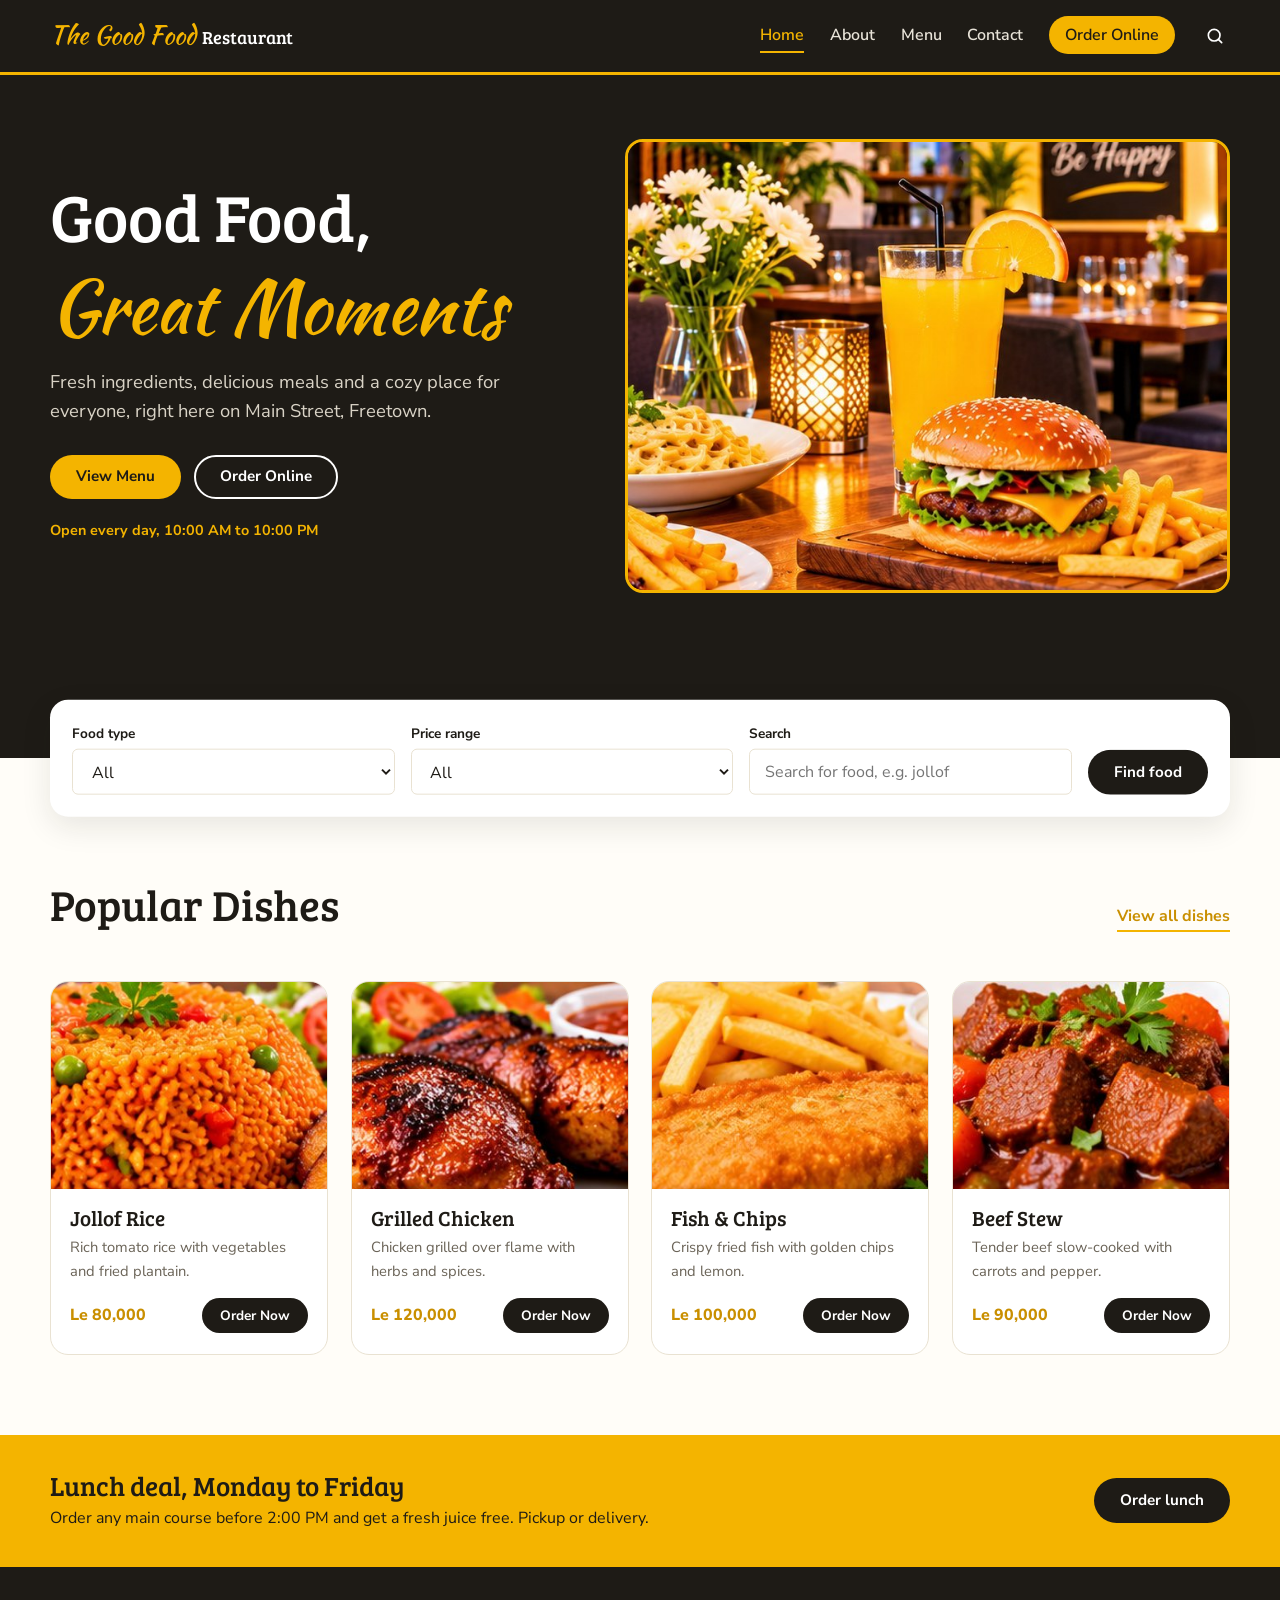
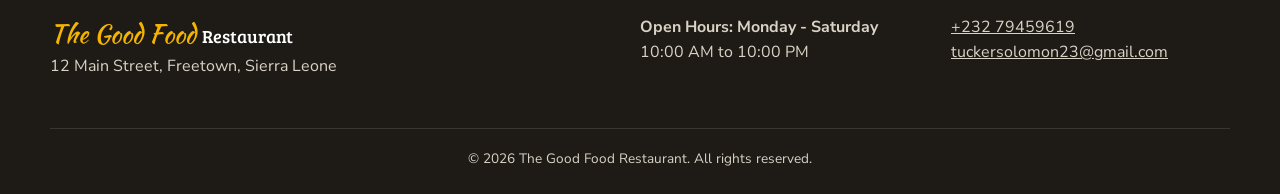
<file: index.htm>
<!DOCTYPE html>
<html lang="en">
<head>
  <meta charset="UTF-8">
  <meta name="viewport" content="width=device-width, initial-scale=1">
  <title>The Good Food Restaurant | Freetown</title>
  <meta name="description" content="The Good Food Restaurant, 12 Main Street, Freetown. Fresh food, popular dishes and online ordering.">
  <link rel="preconnect" href="https://fonts.googleapis.com">
  <link rel="preconnect" href="https://fonts.gstatic.com" crossorigin>
  <link href="https://fonts.googleapis.com/css2?family=Bree+Serif&family=Kaushan+Script&family=Nunito+Sans:wght@400;600;700;800&display=swap" rel="stylesheet">
  <link rel="stylesheet" href="style.css">
</head>
<body>

  <!-- Navigation bar -->
  <header class="site-header">
    <nav class="nav container" aria-label="Main navigation">
      <a href="index.htm" class="logo">
        <span class="logo-script">The Good Food</span>
        <span class="logo-word">Restaurant</span>
      </a>
      <button class="nav-toggle" id="navToggle" aria-expanded="false" aria-controls="navLinks">
        <span></span><span></span><span></span>
        <span class="sr-only">Open menu</span>
      </button>
      <ul class="nav-links" id="navLinks">
        <li><a href="index.htm" class="active">Home</a></li>
        <li><a href="about.htm">About</a></li>
        <li><a href="menu.htm">Menu</a></li>
        <li><a href="contact.htm">Contact</a></li>
        <li><a href="order.htm" class="nav-cta">Order Online</a></li>
        <li>
          <a href="order.htm#search" class="search-btn" aria-label="Search the menu">
            <svg viewBox="0 0 24 24" width="20" height="20" aria-hidden="true"><circle cx="11" cy="11" r="7" fill="none" stroke="currentColor" stroke-width="2"/><path d="M20 20l-4-4" stroke="currentColor" stroke-width="2" stroke-linecap="round"/></svg>
          </a>
        </li>
      </ul>
    </nav>
  </header>

  <main>
    <section id="home" class="hero">
      <div class="container hero-grid">
        <div class="hero-text">
          <h1>Good Food,<br><span class="script">Great Moments</span></h1>
          <p class="lead">Fresh ingredients, delicious meals and a cozy place for everyone, right here on Main Street, Freetown.</p>
          <div class="hero-actions">
            <a href="menu.htm" class="btn btn-gold">View Menu</a>
            <a href="order.htm" class="btn btn-ghost">Order Online</a>
          </div>
          <p class="hero-hours">Open every day, 10:00 AM to 10:00 PM</p>
        </div>
        <figure class="hero-image">
          <img src="images/hero.jpg" alt="A restaurant table with a burger and chips, pasta and fresh orange juice">
        </figure>
      </div>

      <!-- Quick search -->
      <div class="container">
        <form class="quick-search" action="order.htm" method="get">
          <div class="field">
            <label for="qsType">Food type</label>
            <select id="qsType" name="cat">
              <option value="all">All</option>
              <option value="starters">Starters</option>
              <option value="mains">Main Courses</option>
              <option value="seafood">Seafood</option>
              <option value="drinks">Drinks</option>
              <option value="desserts">Desserts</option>
            </select>
          </div>
          <div class="field">
            <label for="qsPrice">Price range</label>
            <select id="qsPrice" name="price">
              <option value="all">All</option>
              <option value="low">Under Le 50,000</option>
              <option value="mid">Le 50,000 – 100,000</option>
              <option value="high">Over Le 100,000</option>
            </select>
          </div>
          <div class="field field-grow">
            <label for="qsText">Search</label>
            <input type="search" id="qsText" name="q" placeholder="Search for food, e.g. jollof">
          </div>
          <button type="submit" class="btn btn-dark">Find food</button>
        </form>
      </div>
    </section>

    <!-- Popular dishes -->
    <section class="section popular">
      <div class="container">
        <div class="section-head">
          <h2>Popular Dishes</h2>
          <a href="menu.htm" class="link">View all dishes</a>
        </div>
        <div class="dish-grid">
          <article class="dish-card">
            <img src="images/jollof-rice.jpg" alt="Jollof rice with fried plantain and salad">
            <div class="dish-body">
              <h3>Jollof Rice</h3>
              <p>Rich tomato rice with vegetables and fried plantain.</p>
              <div class="dish-foot">
                <span class="price">Le 80,000</span>
                <a href="order.htm?add=jollof" class="btn btn-small btn-dark">Order Now</a>
              </div>
            </div>
          </article>
          <article class="dish-card">
            <img src="images/grilled-chicken.jpg" alt="Grilled chicken legs with salad and pepper sauce">
            <div class="dish-body">
              <h3>Grilled Chicken</h3>
              <p>Chicken grilled over flame with herbs and spices.</p>
              <div class="dish-foot">
                <span class="price">Le 120,000</span>
                <a href="order.htm?add=chicken" class="btn btn-small btn-dark">Order Now</a>
              </div>
            </div>
          </article>
          <article class="dish-card">
            <img src="images/fish-chips.jpg" alt="Fried fish fillet with chips, lemon and tartar sauce">
            <div class="dish-body">
              <h3>Fish &amp; Chips</h3>
              <p>Crispy fried fish with golden chips and lemon.</p>
              <div class="dish-foot">
                <span class="price">Le 100,000</span>
                <a href="order.htm?add=fish" class="btn btn-small btn-dark">Order Now</a>
              </div>
            </div>
          </article>
          <article class="dish-card">
            <img src="images/beef-stew.jpg" alt="Beef stew with carrots in a white bowl">
            <div class="dish-body">
              <h3>Beef Stew</h3>
              <p>Tender beef slow-cooked with carrots and pepper.</p>
              <div class="dish-foot">
                <span class="price">Le 90,000</span>
                <a href="order.htm?add=stew" class="btn btn-small btn-dark">Order Now</a>
              </div>
            </div>
          </article>
        </div>
      </div>
    </section>

    <!-- Promotion + opening hours strip -->
    <section class="promo">
      <div class="container promo-grid">
        <div>
          <h2>Lunch deal, Monday to Friday</h2>
          <p>Order any main course before 2:00 PM and get a fresh juice free. Pickup or delivery.</p>
        </div>
        <a href="order.htm" class="btn btn-dark">Order lunch</a>
      </div>
    </section>
  </main>

  <!-- Footer -->
  <footer class="site-footer">
    <div class="container footer-grid">
      <div>
        <p class="logo"><span class="logo-script">The Good Food</span> <span class="logo-word">Restaurant</span></p>
        <p>12 Main Street, Freetown, Sierra Leone</p>
      </div>
      <div>
        <p><strong>Open Hours: Monday - Saturday</strong><br>10:00 AM to 10:00 PM</p>
      </div>
      <div>
        <p><a href="tel:+23279459619">+232 79459619</a><br><a href="mailto:tuckersolomon23@gmail.com">tuckersolomon23@gmail.com</a></p>
      </div>
    </div>
    <p class="copyright">&copy; 2026 The Good Food Restaurant. All rights reserved.</p>
  </footer>

  <!-- Mobile menu button -->
  <script>
    var navToggle = document.getElementById("navToggle");
    var navLinks = document.getElementById("navLinks");
    navToggle.addEventListener("click", function () {
      var open = navLinks.classList.toggle("open");
      navToggle.setAttribute("aria-expanded", open);
    });
  </script>
</body>
</html>
</file>
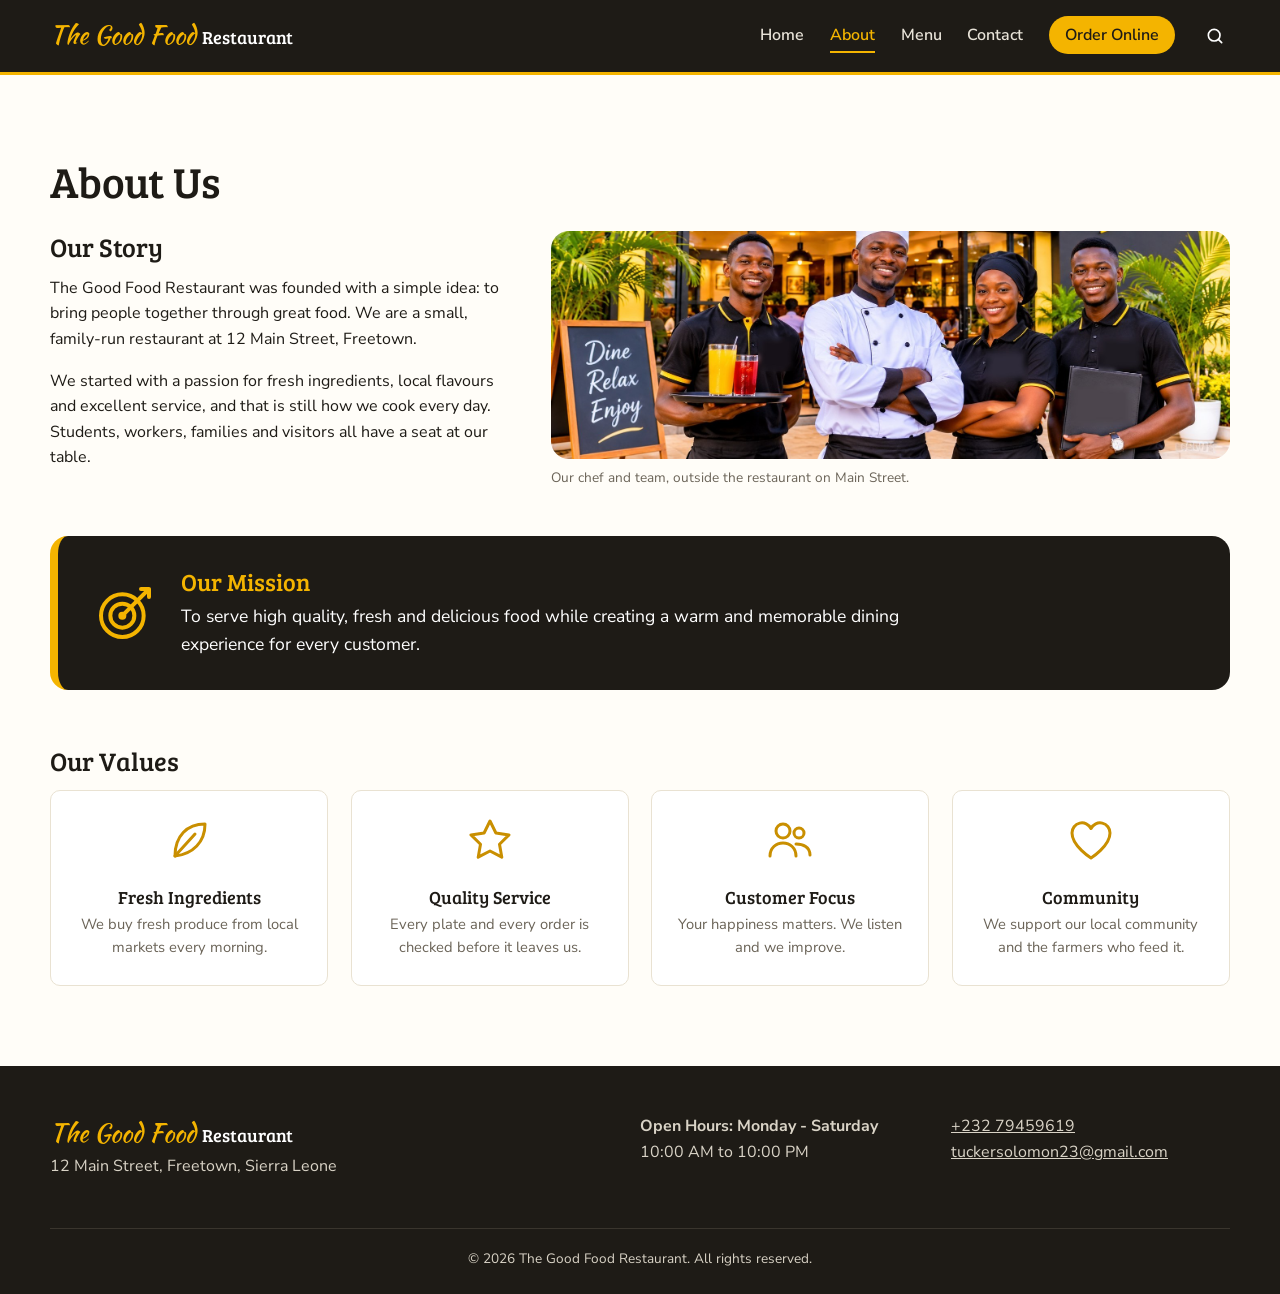
<file: about.htm>
<!DOCTYPE html>
<html lang="en">
<head>
  <meta charset="UTF-8">
  <meta name="viewport" content="width=device-width, initial-scale=1">
  <title>About Us | The Good Food Restaurant</title>
  <meta name="description" content="Our story, mission and values at The Good Food Restaurant, Freetown.">
  <link rel="preconnect" href="https://fonts.googleapis.com">
  <link rel="preconnect" href="https://fonts.gstatic.com" crossorigin>
  <link href="https://fonts.googleapis.com/css2?family=Bree+Serif&family=Kaushan+Script&family=Nunito+Sans:wght@400;600;700;800&display=swap" rel="stylesheet">
  <link rel="stylesheet" href="style.css">
</head>
<body>

  <!-- Navigation bar -->
  <header class="site-header">
    <nav class="nav container" aria-label="Main navigation">
      <a href="index.htm" class="logo">
        <span class="logo-script">The Good Food</span>
        <span class="logo-word">Restaurant</span>
      </a>
      <button class="nav-toggle" id="navToggle" aria-expanded="false" aria-controls="navLinks">
        <span></span><span></span><span></span>
        <span class="sr-only">Open menu</span>
      </button>
      <ul class="nav-links" id="navLinks">
        <li><a href="index.htm">Home</a></li>
        <li><a href="about.htm" class="active">About</a></li>
        <li><a href="menu.htm">Menu</a></li>
        <li><a href="contact.htm">Contact</a></li>
        <li><a href="order.htm" class="nav-cta">Order Online</a></li>
        <li>
          <a href="order.htm#search" class="search-btn" aria-label="Search the menu">
            <svg viewBox="0 0 24 24" width="20" height="20" aria-hidden="true"><circle cx="11" cy="11" r="7" fill="none" stroke="currentColor" stroke-width="2"/><path d="M20 20l-4-4" stroke="currentColor" stroke-width="2" stroke-linecap="round"/></svg>
          </a>
        </li>
      </ul>
    </nav>
  </header>

  <main>
    <section id="about" class="section about">
      <div class="container">
        <h2 class="page-title">About Us</h2>

        <div class="story">
          <div class="story-text">
            <h3>Our Story</h3>
            <p>The Good Food Restaurant was founded with a simple idea: to bring people together through great food. We are a small, family-run restaurant at 12 Main Street, Freetown.</p>
            <p>We started with a passion for fresh ingredients, local flavours and excellent service, and that is still how we cook every day. Students, workers, families and visitors all have a seat at our table.</p>
          </div>
          <figure class="story-image">
            <img src="images/about-team.jpg" alt="Our chef and service team standing in front of the restaurant">
            <figcaption>Our chef and team, outside the restaurant on Main Street.</figcaption>
          </figure>
        </div>

        <div class="mission">
          <svg class="mission-icon" viewBox="0 0 48 48" aria-hidden="true"><circle cx="22" cy="26" r="16" fill="none" stroke="currentColor" stroke-width="3"/><circle cx="22" cy="26" r="9" fill="none" stroke="currentColor" stroke-width="3"/><circle cx="22" cy="26" r="3" fill="currentColor"/><path d="M22 26L42 6M36 6h6v6" fill="none" stroke="currentColor" stroke-width="3" stroke-linecap="round" stroke-linejoin="round"/></svg>
          <div>
            <h3>Our Mission</h3>
            <p>To serve high quality, fresh and delicious food while creating a warm and memorable dining experience for every customer.</p>
          </div>
        </div>

        <h3 class="sub-title">Our Values</h3>
        <div class="values">
          <div class="value">
            <svg viewBox="0 0 48 48" aria-hidden="true"><path d="M10 40C10 20 22 8 40 8c0 18-12 30-30 32z" fill="none" stroke="currentColor" stroke-width="3" stroke-linejoin="round"/><path d="M10 40L30 18" stroke="currentColor" stroke-width="3" stroke-linecap="round"/></svg>
            <h4>Fresh Ingredients</h4>
            <p>We buy fresh produce from local markets every morning.</p>
          </div>
          <div class="value">
            <svg viewBox="0 0 48 48" aria-hidden="true"><path d="M24 5l5.9 12 13.1 1.9-9.5 9.3 2.3 13L24 35l-11.8 6.2 2.3-13L5 18.9 18.1 17z" fill="none" stroke="currentColor" stroke-width="3" stroke-linejoin="round"/></svg>
            <h4>Quality Service</h4>
            <p>Every plate and every order is checked before it leaves us.</p>
          </div>
          <div class="value">
            <svg viewBox="0 0 48 48" aria-hidden="true"><circle cx="17" cy="15" r="7" fill="none" stroke="currentColor" stroke-width="3"/><circle cx="33" cy="17" r="5" fill="none" stroke="currentColor" stroke-width="3"/><path d="M4 40c0-8 6-13 13-13s13 5 13 13M30 28c7 0 14 3 14 11" fill="none" stroke="currentColor" stroke-width="3" stroke-linecap="round"/></svg>
            <h4>Customer Focus</h4>
            <p>Your happiness matters. We listen and we improve.</p>
          </div>
          <div class="value">
            <svg viewBox="0 0 48 48" aria-hidden="true"><path d="M24 42S5 30 5 17a10 10 0 0119-4.5A10 10 0 0143 17c0 13-19 25-19 25z" fill="none" stroke="currentColor" stroke-width="3" stroke-linejoin="round"/></svg>
            <h4>Community</h4>
            <p>We support our local community and the farmers who feed it.</p>
          </div>
        </div>
      </div>
    </section>
  </main>

  <!-- Footer -->
  <footer class="site-footer">
    <div class="container footer-grid">
      <div>
        <p class="logo"><span class="logo-script">The Good Food</span> <span class="logo-word">Restaurant</span></p>
        <p>12 Main Street, Freetown, Sierra Leone</p>
      </div>
      <div>
        <p><strong>Open Hours:  Monday - Saturday </strong><br>10:00 AM to 10:00 PM</p>
      </div>
      <div>
        <p><a href="tel:+23279459619">+232 79459619</a><br><a href="mailto:tuckersolomon23@gmail.com">tuckersolomon23@gmail.com</a></p>
      </div>
    </div>
    <p class="copyright">&copy; 2026 The Good Food Restaurant. All rights reserved.</p>
  </footer>

  <!-- Mobile menu button -->
  <script>
    var navToggle = document.getElementById("navToggle");
    var navLinks = document.getElementById("navLinks");
    navToggle.addEventListener("click", function () {
      var open = navLinks.classList.toggle("open");
      navToggle.setAttribute("aria-expanded", open);
    });
  </script>
</body>
</html>
</file>
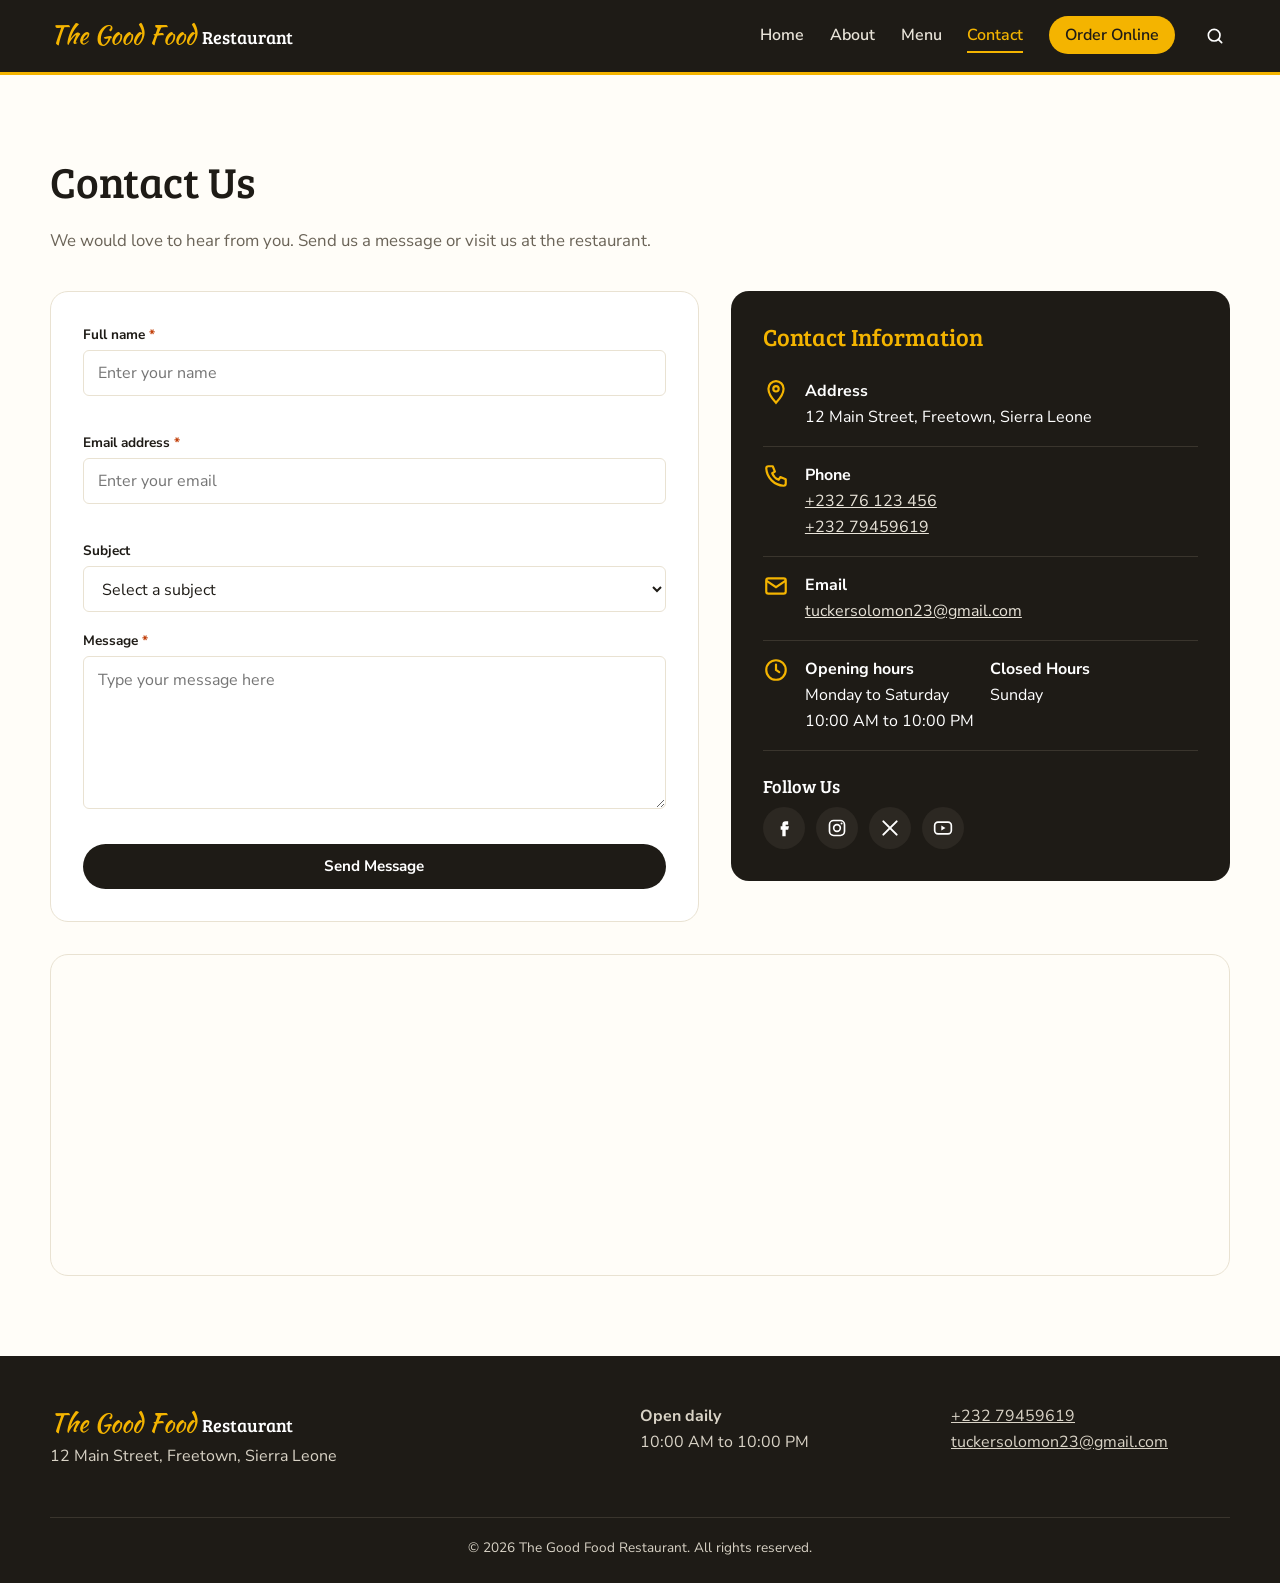
<file: contact.htm>
<!DOCTYPE html>
<html lang="en">
<head>
  <meta charset="UTF-8">
  <meta name="viewport" content="width=device-width, initial-scale=1">
  <title>Contact Us | The Good Food Restaurant</title>
  <meta name="description" content="Address, phone, email, opening hours and a message form.">
  <link rel="preconnect" href="https://fonts.googleapis.com">
  <link rel="preconnect" href="https://fonts.gstatic.com" crossorigin>
  <link href="https://fonts.googleapis.com/css2?family=Bree+Serif&family=Kaushan+Script&family=Nunito+Sans:wght@400;600;700;800&display=swap" rel="stylesheet">
  <link rel="stylesheet" href="style.css">
</head>
<body>

  <!-- Navigation bar -->
  <header class="site-header">
    <nav class="nav container" aria-label="Main navigation">
      <a href="index.htm" class="logo">
        <span class="logo-script">The Good Food</span>
        <span class="logo-word">Restaurant</span>
      </a>
      <button class="nav-toggle" id="navToggle" aria-expanded="false" aria-controls="navLinks">
        <span></span><span></span><span></span>
        <span class="sr-only">Open menu</span>
      </button>
      <ul class="nav-links" id="navLinks">
        <li><a href="index.htm">Home</a></li>
        <li><a href="about.htm">About</a></li>
        <li><a href="menu.htm">Menu</a></li>
        <li><a href="contact.htm" class="active">Contact</a></li>
        <li><a href="order.htm" class="nav-cta">Order Online</a></li>
        <li>
          <a href="order.htm#search" class="search-btn" aria-label="Search the menu">
            <svg viewBox="0 0 24 24" width="20" height="20" aria-hidden="true"><circle cx="11" cy="11" r="7" fill="none" stroke="currentColor" stroke-width="2"/><path d="M20 20l-4-4" stroke="currentColor" stroke-width="2" stroke-linecap="round"/></svg>
          </a>
        </li>
      </ul>
    </nav>
  </header>

  <main>
    <section id="contact" class="section contact">
      <div class="container">
        <h2 class="page-title">Contact Us</h2>
        <p class="intro">We would love to hear from you. Send us a message or visit us at the restaurant.</p>

        <div class="contact-grid">
          <form class="contact-form" id="contactForm" novalidate>
            <div class="field">
              <label for="cName">Full name <span class="req">*</span></label>
              <input type="text" id="cName" placeholder="Enter your name" required>
              <small class="error" aria-live="polite"></small>
            </div>
            <div class="field">
              <label for="cEmail">Email address <span class="req">*</span></label>
              <input type="email" id="cEmail" placeholder="Enter your email" required>
              <small class="error" aria-live="polite"></small>
            </div>
            <div class="field">
              <label for="cSubject">Subject</label>
              <select id="cSubject">
                <option value="">Select a subject</option>
                <option>Table booking</option>
                <option>Question about an order</option>
                <option>Catering and events</option>
                <option>Feedback</option>
              </select>
            </div>
            <div class="field">
              <label for="cMessage">Message <span class="req">*</span></label>
              <textarea id="cMessage" rows="5" placeholder="Type your message here" required></textarea>
              <small class="error" aria-live="polite"></small>
            </div>
            <button type="submit" class="btn btn-dark btn-block">Send Message</button>
            <p class="form-success" id="contactSuccess" role="status" hidden>Message sent. We will reply to your email within one day.</p>
          </form>

          <aside class="contact-info">
            <h3>Contact Information</h3>
            <ul class="info-list">
              <li>
                <svg viewBox="0 0 24 24" aria-hidden="true"><path d="M12 22s7-7.5 7-13a7 7 0 00-14 0c0 5.5 7 13 7 13z" fill="none" stroke="currentColor" stroke-width="2"/><circle cx="12" cy="9" r="2.5" fill="none" stroke="currentColor" stroke-width="2"/></svg>
                <div><strong>Address</strong>12 Main Street, Freetown, Sierra Leone</div>
              </li>
              <li>
                <svg viewBox="0 0 24 24" aria-hidden="true"><path d="M5 3h4l2 5-2.5 1.5a11 11 0 006 6L16 13l5 2v4a2 2 0 01-2 2A17 17 0 013 5a2 2 0 012-2z" fill="none" stroke="currentColor" stroke-width="2" stroke-linejoin="round"/></svg>
                <div><strong>Phone</strong><a href="tel:+23276123456">+232 76 123 456</a><br><a href="tel:+23279459619">+232 79459619</a></div>
              </li>
              <li>
                <svg viewBox="0 0 24 24" aria-hidden="true"><rect x="3" y="5" width="18" height="14" rx="2" fill="none" stroke="currentColor" stroke-width="2"/><path d="M3 7l9 6 9-6" fill="none" stroke="currentColor" stroke-width="2"/></svg>
                <div><strong>Email</strong><a href="mailto:tuckersolomon23@gmail.com">tuckersolomon23@gmail.com</a></div>
              </li>
              <li>
                <svg viewBox="0 0 24 24" aria-hidden="true"><circle cx="12" cy="12" r="9" fill="none" stroke="currentColor" stroke-width="2"/><path d="M12 7v5l3 2" fill="none" stroke="currentColor" stroke-width="2" stroke-linecap="round"/></svg>
                <div><strong>Opening hours</strong>Monday to Saturday<br>10:00 AM to 10:00 PM</div>
                <div><strong>Closed Hours</strong> Sunday</div>
              </li>
            </ul>

            <h4>Follow Us</h4>
            <div class="socials">
              <a href="#" aria-label="Facebook"><svg viewBox="0 0 24 24"><path d="M14 8h3V4h-3a4 4 0 00-4 4v2H8v4h2v8h4v-8h3l1-4h-4V8z" fill="currentColor"/></svg></a>
              <a href="#" aria-label="Instagram"><svg viewBox="0 0 24 24"><rect x="3" y="3" width="18" height="18" rx="5" fill="none" stroke="currentColor" stroke-width="2"/><circle cx="12" cy="12" r="4" fill="none" stroke="currentColor" stroke-width="2"/><circle cx="17.5" cy="6.5" r="1.2" fill="currentColor"/></svg></a>
              <a href="#" aria-label="X"><svg viewBox="0 0 24 24"><path d="M4 4l16 16M20 4L4 20" stroke="currentColor" stroke-width="2.4" stroke-linecap="round"/></svg></a>
              <a href="#" aria-label="YouTube"><svg viewBox="0 0 24 24"><rect x="2" y="5" width="20" height="14" rx="4" fill="none" stroke="currentColor" stroke-width="2"/><path d="M10 9l5 3-5 3z" fill="currentColor"/></svg></a>
            </div>
          </aside>
        </div>

        <div class="map">
          <iframe title="Map showing The Good Food Restaurant in Freetown" src="https://www.google.com/maps?q=Freetown,+Sierra+Leone&output=embed" loading="lazy" referrerpolicy="no-referrer-when-downgrade"></iframe>
        </div>
      </div>
    </section>
  </main>

  <!-- Footer -->
  <footer class="site-footer">
    <div class="container footer-grid">
      <div>
        <p class="logo"><span class="logo-script">The Good Food</span> <span class="logo-word">Restaurant</span></p>
        <p>12 Main Street, Freetown, Sierra Leone</p>
      </div>
      <div>
        <p><strong>Open daily</strong><br>10:00 AM to 10:00 PM</p>
      </div>
      <div>
        <p><a href="tel:+23279459619">+232 79459619</a><br><a href="mailto:tuckersolomon23@gmail.com">tuckersolomon23@gmail.com</a></p>
      </div>
    </div>
    <p class="copyright">&copy; 2026 The Good Food Restaurant. All rights reserved.</p>
  </footer>

  <!-- Mobile menu button -->
  <script>
    var navToggle = document.getElementById("navToggle");
    var navLinks = document.getElementById("navLinks");
    navToggle.addEventListener("click", function () {
      var open = navLinks.classList.toggle("open");
      navToggle.setAttribute("aria-expanded", open);
    });
  </script>

  <!-- Contact form check -->
  <script>
    document.getElementById("contactForm").addEventListener("submit", function (e) {
      e.preventDefault();
      var ok = true;
      [["cName", "Enter your full name."],
       ["cEmail", "Enter a valid email address, for example name@mail.com."],
       ["cMessage", "Write a message before sending."]].forEach(function (f) {
        var input = document.getElementById(f[0]);
        var err = input.parentNode.querySelector(".error");
        var bad = input.value.trim() === "" || (input.type === "email" && !/^\S+@\S+\.\S+$/.test(input.value));
        err.textContent = bad ? f[1] : "";
        input.classList.toggle("invalid", bad);
        if (bad) ok = false;
      });
      if (ok) { this.reset(); document.getElementById("contactSuccess").hidden = false; }
    });
  </script>
</body>
</html>
</file>
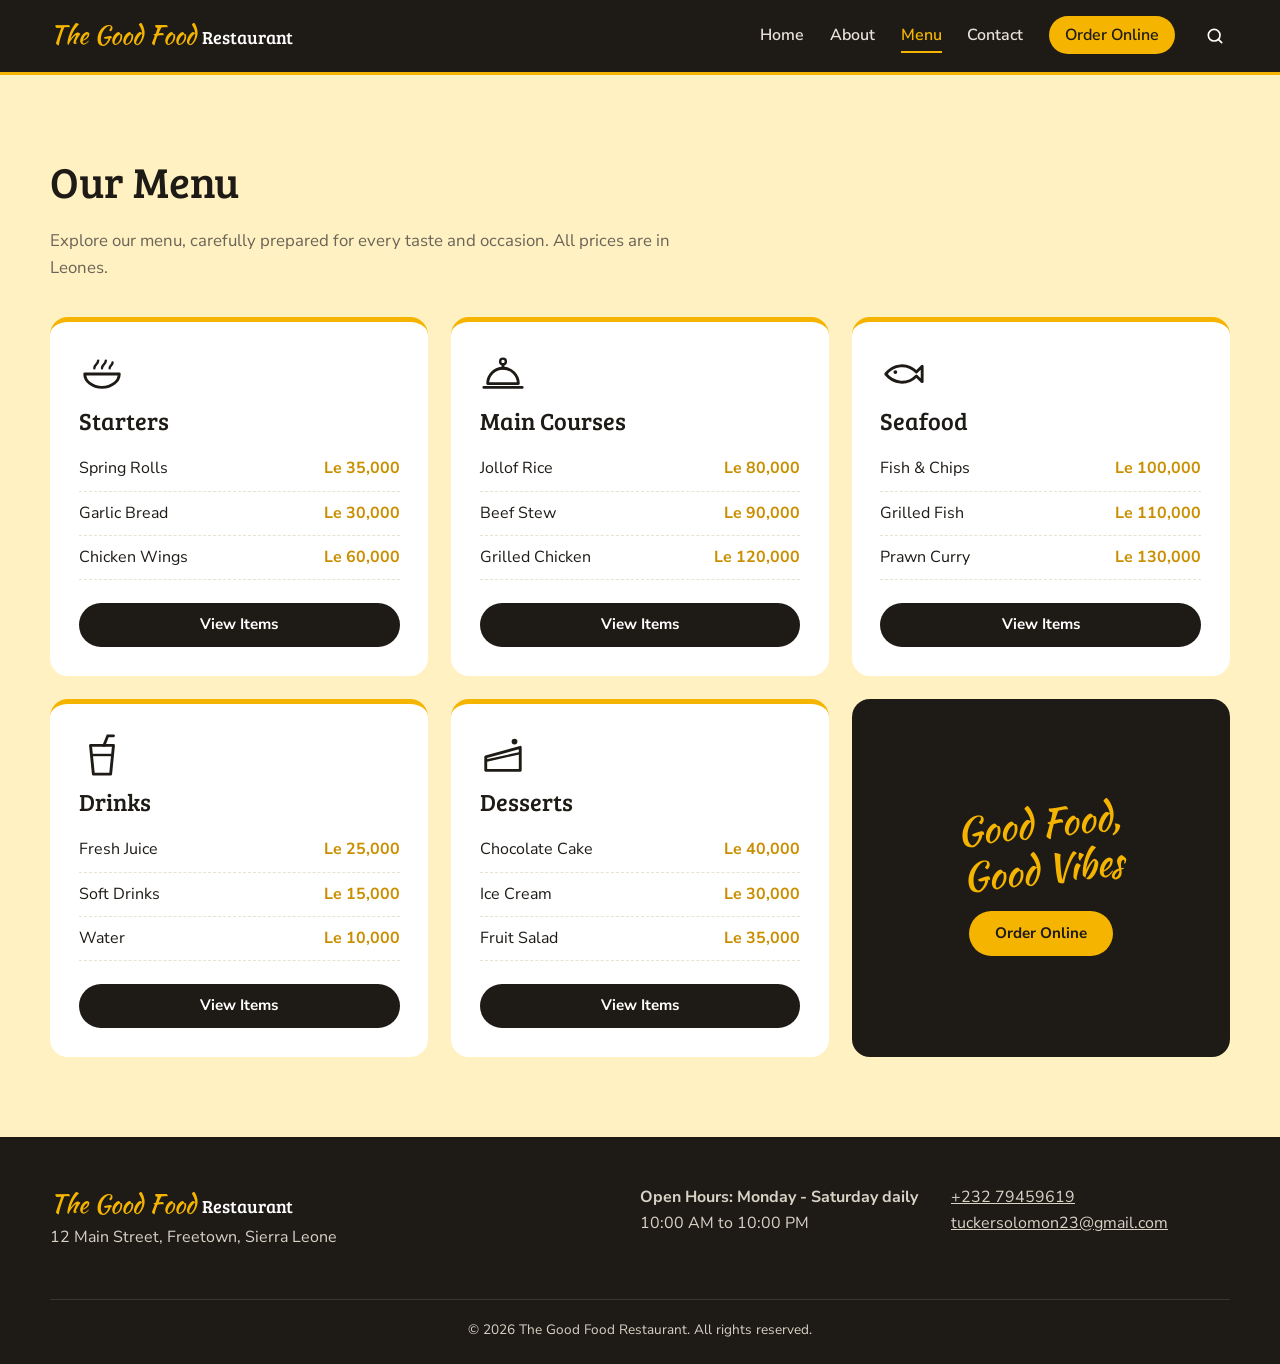
<file: menu.htm>
<!DOCTYPE html>
<html lang="en">
<head>
  <meta charset="UTF-8">
  <meta name="viewport" content="width=device-width, initial-scale=1">
  <title>Our Menu | The Good Food Restaurant</title>
  <meta name="description" content="Starters, main courses, seafood, drinks and desserts with prices in Leones.">
  <link rel="preconnect" href="https://fonts.googleapis.com">
  <link rel="preconnect" href="https://fonts.gstatic.com" crossorigin>
  <link href="https://fonts.googleapis.com/css2?family=Bree+Serif&family=Kaushan+Script&family=Nunito+Sans:wght@400;600;700;800&display=swap" rel="stylesheet">
  <link rel="stylesheet" href="style.css">
</head>
<body>

  <!-- Navigation bar -->
  <header class="site-header">
    <nav class="nav container" aria-label="Main navigation">
      <a href="index.htm" class="logo">
        <span class="logo-script">The Good Food</span>
        <span class="logo-word">Restaurant</span>
      </a>
      <button class="nav-toggle" id="navToggle" aria-expanded="false" aria-controls="navLinks">
        <span></span><span></span><span></span>
        <span class="sr-only">Open menu</span>
      </button>
      <ul class="nav-links" id="navLinks">
        <li><a href="index.htm">Home</a></li>
        <li><a href="about.htm">About</a></li>
        <li><a href="menu.htm" class="active">Menu</a></li>
        <li><a href="contact.htm">Contact</a></li>
        <li><a href="order.htm" class="nav-cta">Order Online</a></li>
        <li>
          <a href="order.htm#search" class="search-btn" aria-label="Search the menu">
            <svg viewBox="0 0 24 24" width="20" height="20" aria-hidden="true"><circle cx="11" cy="11" r="7" fill="none" stroke="currentColor" stroke-width="2"/><path d="M20 20l-4-4" stroke="currentColor" stroke-width="2" stroke-linecap="round"/></svg>
          </a>
        </li>
      </ul>
    </nav>
  </header>

  <main>
    <section id="menu" class="section menu">
      <div class="container">
        <h2 class="page-title">Our Menu</h2>
        <p class="intro">Explore our menu, carefully prepared for every taste and occasion. All prices are in Leones.</p>

        <div class="menu-grid">
          <article class="menu-cat">
            <svg viewBox="0 0 48 48" aria-hidden="true"><path d="M6 24h36a18 14 0 01-36 0z" fill="none" stroke="currentColor" stroke-width="3" stroke-linejoin="round"/><path d="M16 18c0-4 4-4 4-8M24 18c0-4 4-4 4-8M32 18c0-3 3-3 3-6" fill="none" stroke="currentColor" stroke-width="2.5" stroke-linecap="round"/></svg>
            <h3>Starters</h3>
            <ul>
              <li><span>Spring Rolls</span><span>Le 35,000</span></li>
              <li><span>Garlic Bread</span><span>Le 30,000</span></li>
              <li><span>Chicken Wings</span><span>Le 60,000</span></li>
            </ul>
            <a href="order.htm?cat=starters" class="btn btn-dark btn-block">View Items</a>
          </article>

          <article class="menu-cat">
            <svg viewBox="0 0 48 48" aria-hidden="true"><path d="M8 34a16 16 0 0132 0z" fill="none" stroke="currentColor" stroke-width="3" stroke-linejoin="round"/><path d="M4 38h40M24 14v4" stroke="currentColor" stroke-width="3" stroke-linecap="round"/><circle cx="24" cy="11" r="3" fill="none" stroke="currentColor" stroke-width="2.5"/></svg>
            <h3>Main Courses</h3>
            <ul>
              <li><span>Jollof Rice</span><span>Le 80,000</span></li>
              <li><span>Beef Stew</span><span>Le 90,000</span></li>
              <li><span>Grilled Chicken</span><span>Le 120,000</span></li>
            </ul>
            <a href="order.htm?cat=mains" class="btn btn-dark btn-block">View Items</a>
          </article>

          <article class="menu-cat">
            <svg viewBox="0 0 48 48" aria-hidden="true"><path d="M6 24c8-10 22-12 32-2l6-6v16l-6-6C28 36 14 34 6 24z" fill="none" stroke="currentColor" stroke-width="3" stroke-linejoin="round"/><circle cx="16" cy="22" r="2" fill="currentColor"/></svg>
            <h3>Seafood</h3>
            <ul>
              <li><span>Fish &amp; Chips</span><span>Le 100,000</span></li>
              <li><span>Grilled Fish</span><span>Le 110,000</span></li>
              <li><span>Prawn Curry</span><span>Le 130,000</span></li>
            </ul>
            <a href="order.htm?cat=seafood" class="btn btn-dark btn-block">View Items</a>
          </article>

          <article class="menu-cat">
            <svg viewBox="0 0 48 48" aria-hidden="true"><path d="M12 14h24l-3 30H15z" fill="none" stroke="currentColor" stroke-width="3" stroke-linejoin="round"/><path d="M26 14l4-10h6" fill="none" stroke="currentColor" stroke-width="3" stroke-linecap="round"/><path d="M14 24h20" stroke="currentColor" stroke-width="2.5"/></svg>
            <h3>Drinks</h3>
            <ul>
              <li><span>Fresh Juice</span><span>Le 25,000</span></li>
              <li><span>Soft Drinks</span><span>Le 15,000</span></li>
              <li><span>Water</span><span>Le 10,000</span></li>
            </ul>
            <a href="order.htm?cat=drinks" class="btn btn-dark btn-block">View Items</a>
          </article>

          <article class="menu-cat">
            <svg viewBox="0 0 48 48" aria-hidden="true"><path d="M6 40V26l36-10v24z" fill="none" stroke="currentColor" stroke-width="3" stroke-linejoin="round"/><path d="M6 30l36-8" stroke="currentColor" stroke-width="2.5"/><circle cx="36" cy="10" r="3" fill="currentColor"/></svg>
            <h3>Desserts</h3>
            <ul>
              <li><span>Chocolate Cake</span><span>Le 40,000</span></li>
              <li><span>Ice Cream</span><span>Le 30,000</span></li>
              <li><span>Fruit Salad</span><span>Le 35,000</span></li>
            </ul>
            <a href="order.htm?cat=desserts" class="btn btn-dark btn-block">View Items</a>
          </article>

          <div class="menu-tagline">
            <p class="script">Good Food,<br>Good Vibes</p>
            <a href="order.htm" class="btn btn-dark">Order Online</a>
          </div>
        </div>
      </div>
    </section>
  </main>

  <!-- Footer -->
  <footer class="site-footer">
    <div class="container footer-grid">
      <div>
        <p class="logo"><span class="logo-script">The Good Food</span> <span class="logo-word">Restaurant</span></p>
        <p>12 Main Street, Freetown, Sierra Leone</p>
      </div>
      <div>
        <p><strong>Open Hours: Monday - Saturday daily</strong><br>10:00 AM to 10:00 PM</p>
      </div>
      <div>
        <p><a href="tel:+23279459619">+232 79459619</a><br><a href="mailto:tuckersolomon23@gmail.com">tuckersolomon23@gmail.com</a></p>
      </div>
    </div>
    <p class="copyright">&copy; 2026 The Good Food Restaurant. All rights reserved.</p>
  </footer>

  <!-- Mobile menu button -->
  <script>
    var navToggle = document.getElementById("navToggle");
    var navLinks = document.getElementById("navLinks");
    navToggle.addEventListener("click", function () {
      var open = navLinks.classList.toggle("open");
      navToggle.setAttribute("aria-expanded", open);
    });
  </script>
</body>
</html>
</file>
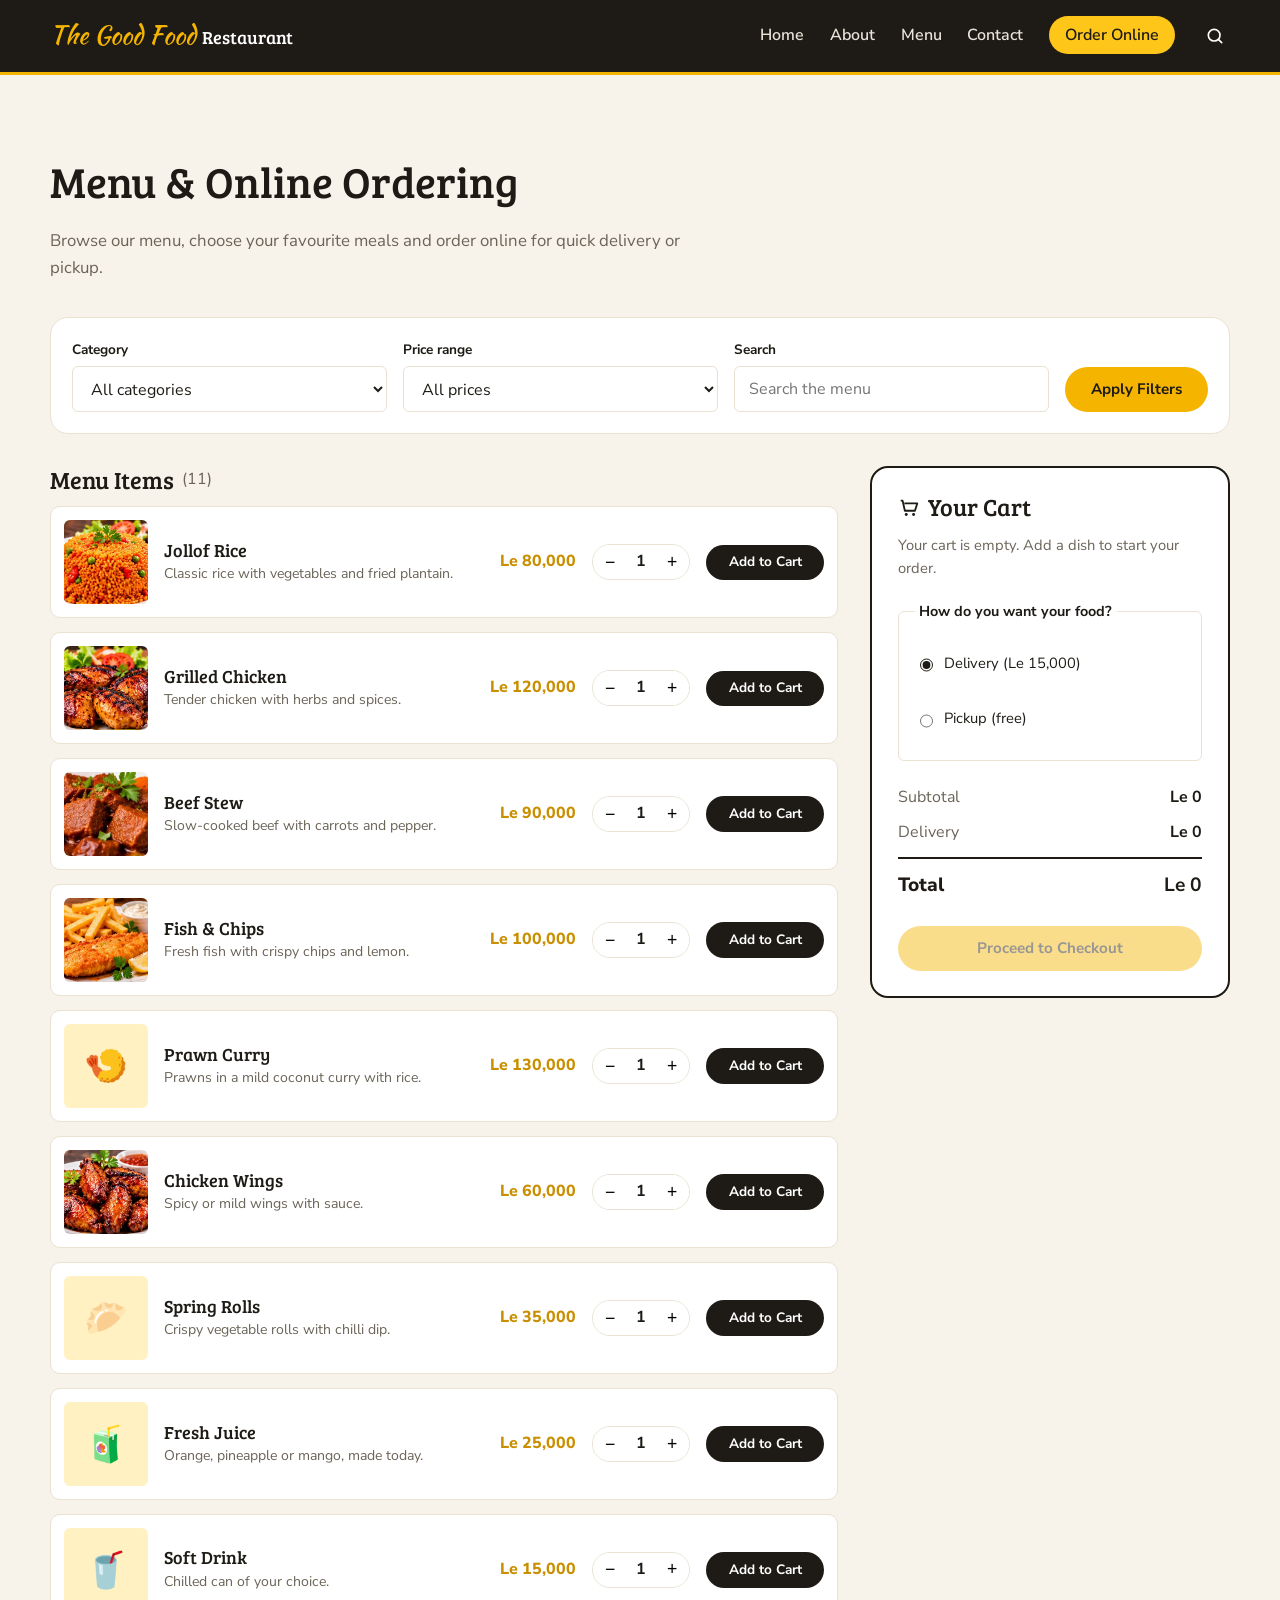
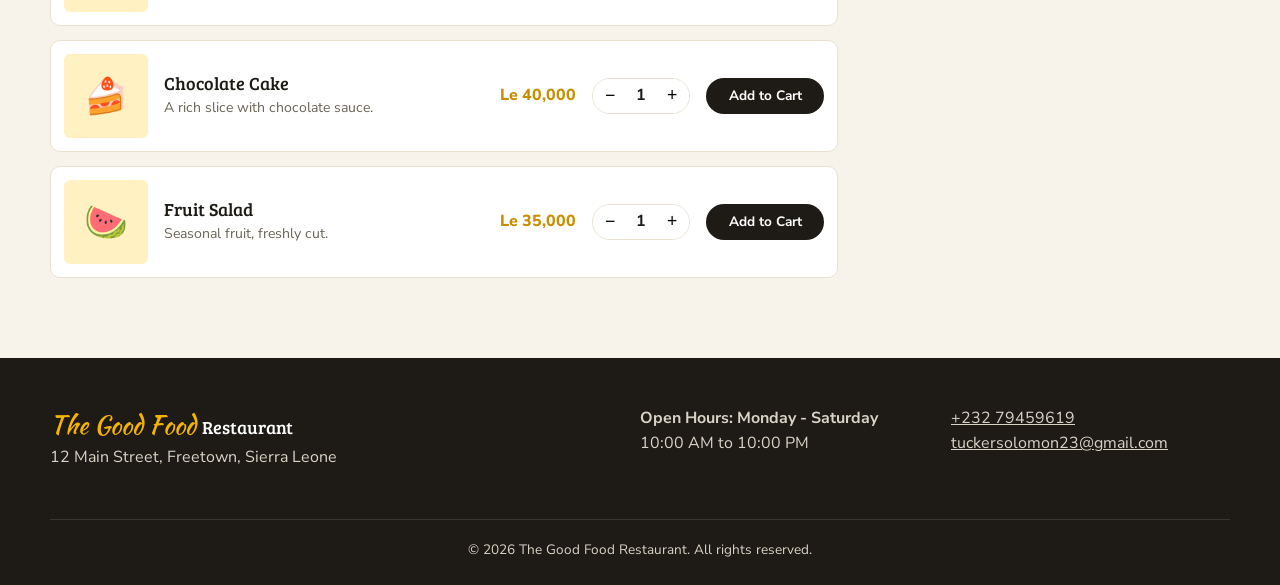
<file: order.html>
<!DOCTYPE html>
<html lang="en">
<head>
  <meta charset="UTF-8">
  <meta name="viewport" content="width=device-width, initial-scale=1">
  <title>Order Online | The Good Food Restaurant</title>
  <meta name="description" content="Filter the menu, add dishes to your cart and order for delivery or pickup.">
  <link rel="preconnect" href="https://fonts.googleapis.com">
  <link rel="preconnect" href="https://fonts.gstatic.com" crossorigin>
  <link href="https://fonts.googleapis.com/css2?family=Bree+Serif&family=Kaushan+Script&family=Nunito+Sans:wght@400;600;700;800&display=swap" rel="stylesheet">
  <link rel="stylesheet" href="style.css">
</head>
<body>

  <!-- Navigation bar -->
  <header class="site-header">
    <nav class="nav container" aria-label="Main navigation">
      <a href="index.htm" class="logo">
        <span class="logo-script">The Good Food</span>
        <span class="logo-word">Restaurant</span>
      </a>
      <button class="nav-toggle" id="navToggle" aria-expanded="false" aria-controls="navLinks">
        <span></span><span></span><span></span>
        <span class="sr-only">Open menu</span>
      </button>
      <ul class="nav-links" id="navLinks">
        <li><a href="index.htm">Home</a></li>
        <li><a href="about.htm">About</a></li>
        <li><a href="menu.htm">Menu</a></li>
        <li><a href="contact.htm">Contact</a></li>
        <li><a href="order.htm" class="nav-cta active">Order Online</a></li>
        <li>
          <a href="order.htm#search" class="search-btn" aria-label="Search the menu">
            <svg viewBox="0 0 24 24" width="20" height="20" aria-hidden="true"><circle cx="11" cy="11" r="7" fill="none" stroke="currentColor" stroke-width="2"/><path d="M20 20l-4-4" stroke="currentColor" stroke-width="2" stroke-linecap="round"/></svg>
          </a>
        </li>
      </ul>
    </nav>
  </header>

  <main>
    <section id="order" class="section order">
      <div class="container">
        <h2 class="page-title">Menu &amp; Online Ordering</h2>
        <p class="intro">Browse our menu, choose your favourite meals and order online for quick delivery or pickup.</p>

        <div class="filter-bar">
          <div class="field">
            <label for="fCategory">Category</label>
            <select id="fCategory">
              <option value="all">All categories</option>
              <option value="starters">Starters</option>
              <option value="mains">Main Courses</option>
              <option value="seafood">Seafood</option>
              <option value="drinks">Drinks</option>
              <option value="desserts">Desserts</option>
            </select>
          </div>
          <div class="field">
            <label for="fPrice">Price range</label>
            <select id="fPrice">
              <option value="all">All prices</option>
              <option value="low">Under Le 50,000</option>
              <option value="mid">Le 50,000 – 100,000</option>
              <option value="high">Over Le 100,000</option>
            </select>
          </div>
          <div class="field field-grow">
            <label for="fSearch">Search</label>
            <input type="search" id="fSearch" placeholder="Search the menu">
          </div>
          <button class="btn btn-gold" id="applyFilters">Apply Filters</button>
        </div>

        <div class="order-grid">
          <div class="menu-items">
            <h3>Menu Items <span class="count" id="itemCount"></span></h3>
            <ul id="itemList" class="item-list"></ul>
            <p class="empty" id="emptyMsg" hidden>No dishes match these filters. Choose another category or price range, or clear the search.</p>
          </div>

          <aside class="cart" aria-labelledby="cartTitle">
            <h3 id="cartTitle">
              <svg viewBox="0 0 24 24" width="22" height="22" aria-hidden="true"><path d="M3 4h2l2.5 11h11L21 7H7" fill="none" stroke="currentColor" stroke-width="2" stroke-linejoin="round"/><circle cx="9" cy="19" r="1.6" fill="currentColor"/><circle cx="17" cy="19" r="1.6" fill="currentColor"/></svg>
              Your Cart
            </h3>
            <ul id="cartList" class="cart-list"></ul>
            <p class="cart-empty" id="cartEmpty">Your cart is empty. Add a dish to start your order.</p>

            <fieldset class="method">
              <legend>How do you want your food?</legend>
              <label><input type="radio" name="method" value="delivery" checked> Delivery (Le 15,000)</label>
              <label><input type="radio" name="method" value="pickup"> Pickup (free)</label>
            </fieldset>

            <dl class="totals">
              <div><dt>Subtotal</dt><dd id="subtotal">Le 0</dd></div>
              <div><dt>Delivery</dt><dd id="delivery">Le 0</dd></div>
              <div class="grand"><dt>Total</dt><dd id="total">Le 0</dd></div>
            </dl>
            <button class="btn btn-gold btn-block" id="checkoutBtn" disabled>Proceed to Checkout</button>
          </aside>
        </div>
      </div>
    </section>
  </main>

  <!-- ORDER CONFIRMATION  -->
  <dialog id="confirmDialog" class="confirm">
    <h3>Order received</h3>
    <p id="confirmText"></p>
    <ul id="confirmList"></ul>
    <p class="confirm-total" id="confirmTotal"></p>
    <button class="btn btn-dark btn-block" id="closeDialog">Done</button>
  </dialog>

  <!-- Footer -->
  <footer class="site-footer">
    <div class="container footer-grid">
      <div>
        <p class="logo"><span class="logo-script">The Good Food</span> <span class="logo-word">Restaurant</span></p>
        <p>12 Main Street, Freetown, Sierra Leone</p>
      </div>
      <div>
        <p><strong>Open Hours: Monday - Saturday</strong><br>10:00 AM to 10:00 PM</p>
      </div>
      <div>
        <p><a href="tel:+23279459619">+232 79459619</a><br><a href="mailto:tuckersolomon23@gmail.com">tuckersolomon23@gmail.com</a></p>
      </div>
    </div>
    <p class="copyright">&copy; 2026 The Good Food Restaurant. All rights reserved.</p>
  </footer>

  <!-- Mobile menu button -->
  <script>
    var navToggle = document.getElementById("navToggle");
    var navLinks = document.getElementById("navLinks");
    navToggle.addEventListener("click", function () {
      var open = navLinks.classList.toggle("open");
      navToggle.setAttribute("aria-expanded", open);
    });
  </script>

  <!-- Menu, cart and checkout -->
  <script>
    // ---------- Menu data (prices in Leones) ----------
    var MENU = [
      { id: "jollof",  name: "Jollof Rice",     desc: "Classic rice with vegetables and fried plantain.", price: 80000,  cat: "mains",    img: "images/jollof-rice-sq.jpg" },
      { id: "chicken", name: "Grilled Chicken", desc: "Tender chicken with herbs and spices.",            price: 120000, cat: "mains",    img: "images/grilled-chicken-sq.jpg" },
      { id: "stew",    name: "Beef Stew",       desc: "Slow-cooked beef with carrots and pepper.",        price: 90000,  cat: "mains",    img: "images/beef-stew.jpg" },
      { id: "fish",    name: "Fish & Chips",    desc: "Fresh fish with crispy chips and lemon.",          price: 100000, cat: "seafood",  img: "images/fish-chips-sq.jpg" },
      { id: "prawn",   name: "Prawn Curry",     desc: "Prawns in a mild coconut curry with rice.",        price: 130000, cat: "seafood",  icon: "🍤" },
      { id: "wings",   name: "Chicken Wings",   desc: "Spicy or mild wings with sauce.",                  price: 60000,  cat: "starters", img: "images/chicken-wings-sq.jpg" },
      { id: "rolls",   name: "Spring Rolls",    desc: "Crispy vegetable rolls with chilli dip.",          price: 35000,  cat: "starters", icon: "🥟" },
      { id: "juice",   name: "Fresh Juice",     desc: "Orange, pineapple or mango, made today.",          price: 25000,  cat: "drinks",   icon: "🧃" },
      { id: "soda",    name: "Soft Drink",      desc: "Chilled can of your choice.",                      price: 15000,  cat: "drinks",   icon: "🥤" },
      { id: "cake",    name: "Chocolate Cake",  desc: "A rich slice with chocolate sauce.",               price: 40000,  cat: "desserts", icon: "🍰" },
      { id: "fruit",   name: "Fruit Salad",     desc: "Seasonal fruit, freshly cut.",                     price: 35000,  cat: "desserts", icon: "🍉" }
    ];
    var DELIVERY_FEE = 15000;
    var cart = {};   // { id: quantity }
    var qtys = {};   // quantity chosen on each menu row

    function money(n) { return "Le " + n.toLocaleString("en-US"); }
    function find(id) { return MENU.filter(function (m) { return m.id === id; })[0]; }
    function inRange(price, range) {
      if (range === "low")  return price < 50000;
      if (range === "mid")  return price >= 50000 && price <= 100000;
      if (range === "high") return price > 100000;
      return true;
    }

    // ---------- Show menu items ----------
    var itemList = document.getElementById("itemList");
    function renderItems() {
      var cat = document.getElementById("fCategory").value;
      var range = document.getElementById("fPrice").value;
      var text = document.getElementById("fSearch").value.trim().toLowerCase();
      var list = MENU.filter(function (m) {
        return (cat === "all" || m.cat === cat) && inRange(m.price, range) &&
               (text === "" || (m.name + " " + m.desc).toLowerCase().indexOf(text) !== -1);
      });
      itemList.innerHTML = list.map(function (m) {
        var q = qtys[m.id] || 1;
        var pic = m.img
          ? '<img src="' + m.img + '" alt="' + m.name + '">'
          : '<span class="item-icon" aria-hidden="true">' + m.icon + '</span>';
        return '<li class="item">' + pic +
          '<div class="item-info"><h4>' + m.name + '</h4><p>' + m.desc + '</p></div>' +
          '<span class="price">' + money(m.price) + '</span>' +
          '<div class="qty" aria-label="Quantity for ' + m.name + '">' +
            '<button data-dec="' + m.id + '" aria-label="Less">−</button>' +
            '<span>' + q + '</span>' +
            '<button data-inc="' + m.id + '" aria-label="More">+</button>' +
          '</div>' +
          '<button class="btn btn-small btn-dark" data-cart="' + m.id + '">Add to Cart</button>' +
        '</li>';
      }).join("");
      document.getElementById("itemCount").textContent = "(" + list.length + ")";
      document.getElementById("emptyMsg").hidden = list.length > 0;
    }

    itemList.addEventListener("click", function (e) {
      var b = e.target.closest("button");
      if (!b) return;
      if (b.dataset.inc) { qtys[b.dataset.inc] = Math.min((qtys[b.dataset.inc] || 1) + 1, 20); renderItems(); }
      if (b.dataset.dec) { qtys[b.dataset.dec] = Math.max((qtys[b.dataset.dec] || 1) - 1, 1); renderItems(); }
      if (b.dataset.cart) {
        addToCart(b.dataset.cart, qtys[b.dataset.cart] || 1);
        b.textContent = "Added ✓";
        setTimeout(function () { b.textContent = "Add to Cart"; }, 1200);
      }
    });

    // ---------- Cart ----------
    function addToCart(id, q) { cart[id] = (cart[id] || 0) + q; renderCart(); }

    function renderCart() {
      var ids = Object.keys(cart);
      var sub = 0;
      document.getElementById("cartList").innerHTML = ids.map(function (id) {
        var m = find(id); var line = m.price * cart[id]; sub += line;
        return '<li><span class="cart-name">' + m.name + ' <small>x' + cart[id] + '</small></span>' +
               '<span>' + money(line) + '</span>' +
               '<button class="remove" data-remove="' + id + '" aria-label="Remove ' + m.name + '">×</button></li>';
      }).join("");
      var method = document.querySelector('input[name="method"]:checked').value;
      var fee = (ids.length && method === "delivery") ? DELIVERY_FEE : 0;
      document.getElementById("subtotal").textContent = money(sub);
      document.getElementById("delivery").textContent = money(fee);
      document.getElementById("total").textContent = money(sub + fee);
      document.getElementById("cartEmpty").hidden = ids.length > 0;
      document.getElementById("checkoutBtn").disabled = ids.length === 0;
    }

    document.getElementById("cartList").addEventListener("click", function (e) {
      var id = e.target.dataset.remove;
      if (id) { delete cart[id]; renderCart(); }
    });
    document.querySelectorAll('input[name="method"]').forEach(function (r) { r.addEventListener("change", renderCart); });

    // ---------- Filters ----------
    document.getElementById("applyFilters").addEventListener("click", renderItems);
    document.getElementById("fSearch").addEventListener("input", renderItems);
    document.getElementById("fCategory").addEventListener("change", renderItems);
    document.getElementById("fPrice").addEventListener("change", renderItems);

    // ---------- Read choices sent from other pages ----------
    // e.g. order.htm?cat=mains  or  order.htm?add=jollof
    var params = new URLSearchParams(window.location.search);
    if (params.get("cat"))   document.getElementById("fCategory").value = params.get("cat");
    if (params.get("price")) document.getElementById("fPrice").value = params.get("price");
    if (params.get("q"))     document.getElementById("fSearch").value = params.get("q");
    if (params.get("add") && find(params.get("add"))) cart[params.get("add")] = 1;
    if (window.location.hash === "#search") document.getElementById("fSearch").focus();

    // ---------- Checkout / confirmation ----------
    var dialog = document.getElementById("confirmDialog");
    document.getElementById("checkoutBtn").addEventListener("click", function () {
      var method = document.querySelector('input[name="method"]:checked').value;
      var orderNo = "GF" + Math.floor(1000 + Math.random() * 9000);
      document.getElementById("confirmText").textContent = "Thank you. Your order number is " + orderNo + ". " +
        (method === "delivery" ? "We will deliver it in about 40 minutes." : "It will be ready for pickup in about 25 minutes.");
      document.getElementById("confirmList").innerHTML = Object.keys(cart).map(function (id) {
        return "<li>" + find(id).name + " x" + cart[id] + "</li>";
      }).join("");
      document.getElementById("confirmTotal").textContent = "Total: " + document.getElementById("total").textContent;
      if (dialog.showModal) dialog.showModal(); else dialog.setAttribute("open", "");
    });
    document.getElementById("closeDialog").addEventListener("click", function () {
      dialog.close ? dialog.close() : dialog.removeAttribute("open");
      cart = {}; renderCart();
    });

    renderItems();
    renderCart();
  </script>
</body>
</html>
</file>
<file: style.css>
/*The Good Food Restaurant Colours taken from the restaurant's black and gold branding */

:root {
  --ink: #1E1B16;          /* warm charcoal, main dark colour */
  --ink-2: #2C2822;        /* lighter charcoal for dark panels */
  --gold: #F4B400;         /* brand gold */
  --gold-deep: #C98F00;    /* gold for text on light backgrounds */
  --gold-soft: #FFF1C2;    /* pale gold tint */
  --paper: #FFFDF8;        /* page background */
  --white: #FFFFFF;
  --line: #E9E2D2;         /* borders */
  --muted: #6B6458;        /* secondary text */
  --red: #C2410C;          /* form errors */
  --green: #2F7D32;        /* success */

  --font-body: "Nunito Sans", "Segoe UI", Arial, sans-serif;
  --font-head: "Bree Serif", Georgia, "Times New Roman", serif;
  --font-script: "Kaushan Script", "Brush Script MT", cursive;

  --radius-lg: 18px;
  --radius: 10px;
  --radius-sm: 6px;
  --shadow: 0 10px 30px rgba(30, 27, 22, 0.10);
  --header-h: 72px;
}

/* ---------- Base ---------- */
*, *::before, *::after { box-sizing: border-box; }
html { scroll-behavior: smooth; scroll-padding-top: var(--header-h); }
body {
  margin: 0;
  font-family: var(--font-body);
  font-size: 1rem;
  line-height: 1.6;
  color: var(--ink);
  background: var(--paper);
  font-style: normal;
}
img { max-width: 100%; display: block; }
a { color: inherit; }
h1, h2, h3, h4 { font-family: var(--font-head); font-weight: 400; line-height: 1.2; margin: 0 0 .5em; }
p { margin: 0 0 1em; }
ul { margin: 0; padding: 0; list-style: none; }

.container { width: min(1180px, 100% - 2.5rem); margin-inline: auto; }
.section { padding: 5rem 0; }
.script { font-family: var(--font-script); }
.sr-only { position: absolute; width: 1px; height: 1px; overflow: hidden; clip: rect(0 0 0 0); }

:focus-visible { outline: 3px solid var(--gold); outline-offset: 3px; }

/* ---------- Buttons ---------- */
.btn {
  display: inline-flex; align-items: center; justify-content: center; gap: .4rem;
  padding: .8rem 1.5rem;
  border: 2px solid transparent;
  border-radius: 999px;
  font: 700 .95rem/1 var(--font-body);
  text-decoration: none;
  cursor: pointer;
  transition: background .2s, color .2s, transform .1s;
  font-style: normal;
}
.btn:active { transform: translateY(1px); }
.btn-gold { background: var(--gold); color: var(--ink); }
.btn-gold:hover { background: #FFC61A; }
.btn-dark { background: var(--ink); color: var(--white); }
.btn-dark:hover { background: var(--ink-2); color: var(--gold); }
.btn-ghost { border-color: var(--white); color: var(--white); background: transparent; }
.btn-ghost:hover { background: var(--white); color: var(--ink); }
.btn-small { padding: .55rem 1rem; font-size: .85rem; }
.btn-block { width: 100%; }
.btn:disabled { opacity: .45; cursor: not-allowed; }

.link { color: var(--gold-deep); font-weight: 700; text-decoration: none; border-bottom: 2px solid var(--gold); }
.link:hover { color: var(--ink); }

/* ---------- Form fields ---------- */
.field { display: flex; flex-direction: column; gap: .3rem; }
.field label { font-size: .85rem; font-weight: 700; }
.field-grow { flex: 1 1 220px; }
input, select, textarea {
  font: inherit;
  padding: .7rem .9rem;
  border: 1.5px solid var(--line);
  border-radius: var(--radius-sm);
  background: var(--white);
  color: var(--ink);
  width: 100%;
  height: 46px;
  font-style: normal;
}
textarea { height: auto; }
input:focus, select:focus, textarea:focus { outline: none; border-color: var(--gold); box-shadow: 0 0 0 3px var(--gold-soft); }
textarea { resize: vertical; }

/*Header / navigation */
.site-header {
  position: sticky; top: 0; z-index: 50;
  background: var(--ink);
  border-bottom: 3px solid var(--gold);
  font-style: normal;
}
.nav { display: flex; align-items: center; justify-content: space-between; height: var(--header-h); }
.logo { display: flex; align-items: baseline; gap: .4rem; text-decoration: none; color: var(--white); margin: 0; }
.logo-script { font-family: var(--font-script); color: var(--gold); font-size: 1.55rem; }
.logo-word { font-family: var(--font-head); font-size: 1.1rem; }

.nav-links { display: flex; align-items: center; gap: 1.6rem; }
.nav-links a {
  color: #E8E3D8; text-decoration: none; font-weight: 600; padding: .3rem 0;
  border-bottom: 2px solid transparent;
}
.nav-links a:hover, .nav-links a.active { color: var(--gold); border-bottom-color: var(--gold); }
.nav-links .nav-cta { background: var(--gold); color: var(--ink); padding: .5rem 1rem; border-radius: 999px; border: 0; }
.nav-links .nav-cta:hover, .nav-links .nav-cta.active { background: #FFC61A; color: var(--ink); }
.nav-links .search-btn { background: none; border: 0; color: var(--white); cursor: pointer; padding: .3rem; display: flex; }
.nav-links .search-btn:hover { color: var(--gold); }

.nav-toggle { display: none; background: none; border: 0; cursor: pointer; padding: .5rem; }
.nav-toggle span:not(.sr-only) { display: block; width: 24px; height: 2px; background: var(--white); margin: 5px 0; }

/* 1. Home */
.hero { background: var(--ink); color: var(--white); padding: 4rem 0 0; }
.hero-grid { display: grid; grid-template-columns: 1fr 1.15fr; gap: 3rem; align-items: center; }
.hero h1 { font-size: clamp(2.6rem, 5.5vw, 4.2rem); margin-bottom: 1rem; }
.hero h1 .script { color: var(--gold); font-size: 1.08em; display: inline-block; margin-top: .1em; }
.lead { font-size: 1.15rem; color: #D9D3C6; max-width: 32rem; }
.hero-actions { display: flex; flex-wrap: wrap; gap: .8rem; margin: 1.8rem 0 1.2rem; }
.hero-hours { font-size: .9rem; color: var(--gold); font-weight: 700; }
.hero-image { margin: 0; }
.hero-image img { border-radius: var(--radius-lg); border: 3px solid var(--gold); aspect-ratio: 4 / 3; object-fit: cover; object-position: center 70%; width: 100%; }

.quick-search {
  display: flex; flex-wrap: wrap; align-items: flex-end; gap: 1rem;
  background: var(--white); color: var(--ink);
  padding: 1.4rem;
  border-radius: var(--radius-lg);
  box-shadow: var(--shadow);
  margin-top: 3rem;
  transform: translateY(50%);
  font-style: normal;
  font-display: block;
}
.quick-search .field { flex: 1 1 160px; }

/* Popular dishes */
.popular { padding-top: 7.5rem; }
.section-head { display: flex; justify-content: space-between; align-items: baseline; gap: 1rem; margin-bottom: 1.8rem; }
.section-head h2, .page-title { font-size: clamp(2rem, 4vw, 2.7rem); }

.dish-grid { display: grid; grid-template-columns: repeat(4, 1fr); gap: 1.4rem; }
.dish-card { background: var(--white); border: 1px solid var(--line); border-radius: var(--radius-lg); overflow: hidden; display: flex; flex-direction: column; }
.dish-card img { aspect-ratio: 4 / 3; object-fit: cover; width: 100%; }
.dish-body { padding: 1.1rem 1.2rem 1.3rem; display: flex; flex-direction: column; flex: 1; }
.dish-body h3 { font-size: 1.3rem; margin-bottom: .3rem; }
.dish-body p { color: var(--muted); font-size: .92rem; flex: 1; }
.dish-foot { display: flex; justify-content: space-between; align-items: center; gap: .5rem; }
.item .price { text-align: right; }
.price { font-weight: 800; color: var(--gold-deep); white-space: nowrap; }

/* Promotion strip */
.promo { background: var(--gold); padding: 2.2rem 0; }
.promo-grid { display: flex; justify-content: space-between; align-items: center; gap: 1.5rem; flex-wrap: wrap; }
.promo h2 { font-size: 1.7rem; margin-bottom: .2rem; }
.promo p { margin: 0; }

/*  2. About us */
.story { display: grid; grid-template-columns: 1fr 1.5fr; gap: 3rem; align-items: center; margin: 1.5rem 0 3rem; }
.story h3, .sub-title { font-size: 1.6rem; }
.story-text p { max-width: 36rem; }
.story-image { margin: 0; }
.story-image img { border-radius: var(--radius-lg); width: 100%; height: auto; }
.story-image figcaption { font-size: .85rem; color: var(--muted); margin-top: .5rem; }

.mission {
  display: flex; gap: 1.5rem; align-items: center;
  background: var(--ink); color: var(--white);
  padding: 2rem 2.2rem; border-radius: var(--radius-lg);
  border-left: 8px solid var(--gold);
  margin-bottom: 3.5rem;
}
.mission-icon { width: 64px; height: 64px; flex: none; color: var(--gold); }
.mission h3 { font-size: 1.5rem; color: var(--gold); margin-bottom: .3rem; }
.mission p { margin: 0; font-size: 1.1rem; max-width: 50rem; }

.values { display: grid; grid-template-columns: repeat(4, 1fr); gap: 1.4rem; }
.value { padding: 1.6rem; border: 1px solid var(--line); border-radius: var(--radius); background: var(--white); text-align: center; }
.value svg { width: 48px; height: 48px; color: var(--gold-deep); margin: 0 auto .8rem; }
.value h4 { font-size: 1.15rem; margin-bottom: .3rem; }
.value p { color: var(--muted); font-size: .92rem; margin: 0; }

/* 3. Our menu */
.menu { background: var(--gold-soft); }
.intro { color: var(--muted); font-size: 1.05rem; max-width: 40rem; margin-bottom: 2.2rem; }

.menu-grid { display: grid; grid-template-columns: repeat(3, 1fr); gap: 1.4rem; }
.menu-cat { background: var(--white); border-radius: var(--radius-lg); padding: 1.8rem; display: flex; flex-direction: column; border-top: 5px solid var(--gold); }
.menu-cat svg { width: 46px; height: 46px; color: var(--ink); margin-bottom: .6rem; }
.menu-cat h3 { font-size: 1.5rem; }
.menu-cat ul { flex: 1; margin-bottom: 1.4rem; }
.menu-cat li { display: flex; justify-content: space-between; gap: 1rem; padding: .55rem 0; border-bottom: 1px dashed var(--line); }
.menu-cat li span:last-child { font-weight: 700; color: var(--gold-deep); white-space: nowrap; }

.menu-tagline {
  background: var(--ink); border-radius: var(--radius-lg); padding: 1.8rem;
  display: flex; flex-direction: column; justify-content: center; align-items: center; text-align: center; gap: 1.2rem;
}
.menu-tagline .script { color: var(--gold); font-size: 2.4rem; line-height: 1.2; transform: rotate(-6deg); margin: 0; }
.menu-tagline .btn-dark { background: var(--gold); color: var(--ink); }

/* 4. Contact us */
.contact-grid { display: grid; grid-template-columns: 1.3fr 1fr; gap: 2rem; align-items: start; }
.contact-form { display: grid; gap: 1.1rem; background: var(--white); border: 1px solid var(--line); border-radius: var(--radius-lg); padding: 2rem; }
.req { color: var(--red); }
.error { color: var(--red); font-size: .82rem; min-height: 1em; }
input.invalid, textarea.invalid { border-color: var(--red); }
.form-success { background: #E8F5E9; color: var(--green); padding: .8rem 1rem; border-radius: var(--radius-sm); font-weight: 700; margin: 0; }

.contact-info { background: var(--ink); color: var(--white); border-radius: var(--radius-lg); padding: 2rem; }
.contact-info h3 { font-size: 1.5rem; color: var(--gold); }
.info-list li { display: flex; gap: 1rem; padding: 1rem 0; border-bottom: 1px solid #3A352D; }
.info-list svg { width: 26px; height: 26px; flex: none; color: var(--gold); }
.info-list strong { display: block; }
.info-list a { color: #E8E3D8; }
.info-list a:hover { color: var(--gold); }
.contact-info h4 { margin-top: 1.5rem; font-size: 1.15rem; }
.socials { display: flex; gap: .7rem; }
.socials a { width: 42px; height: 42px; border-radius: 50%; background: var(--ink-2); display: grid; place-items: center; color: var(--white); }
.socials a:hover { background: var(--gold); color: var(--ink); }
.socials svg { width: 20px; height: 20px; }

.map { margin-top: 2rem; border-radius: var(--radius-lg); overflow: hidden; border: 1px solid var(--line); }
.map iframe { width: 100%; height: 320px; border: 0; display: block; }

/* 5. Menu & online ordering */
.order { background: #F7F3EA; }
.filter-bar {
  display: flex; flex-wrap: wrap; align-items: flex-end; gap: 1rem;
  background: var(--white); border: 1px solid var(--line);
  border-radius: var(--radius-lg); padding: 1.3rem; margin-bottom: 2rem;
}
.filter-bar .field { flex: 1 1 170px; }

.order-grid { display: grid; grid-template-columns: 1fr 360px; gap: 2rem; align-items: start; }
.menu-items h3, .cart h3 { font-size: 1.5rem; display: flex; align-items: center; gap: .5rem; }
.count { font-family: var(--font-body); font-size: 1rem; color: var(--muted); }

.item-list { display: grid; gap: .9rem; }
.item {
  display: grid;
  grid-template-columns: 84px 1fr 100px auto 118px;
  align-items: center; gap: 1rem;
  background: var(--white); border: 1px solid var(--line);
  border-radius: var(--radius); padding: .8rem;
}
.item img, .item-icon { width: 84px; height: 84px; border-radius: var(--radius-sm); object-fit: cover; }
.item-icon { display: grid; place-items: center; background: var(--gold-soft); font-size: 2.2rem; }
.item-info h4 { font-size: 1.15rem; margin-bottom: .15rem; }
.item-info p { margin: 0; color: var(--muted); font-size: .88rem; }

.qty { display: flex; align-items: center; border: 1.5px solid var(--line); border-radius: 999px; overflow: hidden; }
.qty button { width: 34px; height: 34px; border: 0; background: var(--white); font-size: 1.1rem; cursor: pointer; }
.qty button:hover { background: var(--gold-soft); }
.qty span { min-width: 28px; text-align: center; font-weight: 700; }

.empty { background: var(--white); border: 1px dashed var(--line); border-radius: var(--radius); padding: 2rem; text-align: center; color: var(--muted); }

.cart {
  position: sticky; top: calc(var(--header-h) + 1rem);
  background: var(--white); border: 2px solid var(--ink);
  border-radius: var(--radius-lg); padding: 1.6rem;
}
.cart-list li { display: grid; grid-template-columns: 1fr auto auto; gap: .6rem; align-items: center; padding: .6rem 0; border-bottom: 1px solid var(--line); font-size: .95rem; }
.cart-list small { color: var(--muted); }
.remove { border: 0; background: none; font-size: 1.3rem; line-height: 1; color: var(--muted); cursor: pointer; }
.remove:hover { color: var(--red); }
.cart-empty { color: var(--muted); font-size: .92rem; }

.method { border: 1px solid var(--line); border-radius: var(--radius-sm); padding: .8rem 1rem; margin: 1.2rem 0; }
.method legend { font-weight: 700; font-size: .9rem; padding: 0 .3rem; }
.method label { display: flex; align-items: center; gap: .5rem; font-size: .92rem; padding: .2rem 0; cursor: pointer; }
.method input { width: auto; accent-color: var(--ink); }

.totals { margin: 0 0 1.3rem; }
.totals div { display: flex; justify-content: space-between; padding: .3rem 0; }
.totals dt { color: var(--muted); }
.totals dd { margin: 0; font-weight: 700; }
.totals .grand { border-top: 2px solid var(--ink); margin-top: .4rem; padding-top: .7rem; font-size: 1.2rem; }
.totals .grand dt { color: var(--ink); font-weight: 800; }

/* Confirmation dialog */
.confirm { border: 0; border-radius: var(--radius-lg); padding: 2rem; max-width: 420px; width: calc(100% - 2rem); border-top: 6px solid var(--gold); }
.confirm::backdrop { background: rgba(30, 27, 22, .6); }
.confirm h3 { font-size: 1.7rem; }
.confirm ul { margin-bottom: 1rem; }
.confirm li { padding: .3rem 0; border-bottom: 1px dashed var(--line); }
.confirm-total { font-weight: 800; font-size: 1.15rem; }

/* Footer */
.site-footer { background: var(--ink); color: #D9D3C6; padding: 3rem 0 1.5rem; }
.footer-grid { display: grid; grid-template-columns: 2fr 1fr 1fr; gap: 2rem; }
.site-footer a { color: #D9D3C6; }
.site-footer a:hover { color: var(--gold); }
.copyright { text-align: center; font-size: .85rem; border-top: 1px solid #3A352D; margin: 2rem auto 0; padding-top: 1.2rem; width: min(1180px, 100% - 2.5rem); }

/* Responsive */
@media (max-width: 1024px) {
  .dish-grid, .values { grid-template-columns: repeat(2, 1fr); }
  .order-grid { grid-template-columns: 1fr; }
  .cart { position: static; }
}

@media (max-width: 860px) {
  .nav-toggle { display: block; }
  .nav-links {
    display: none;
    position: absolute; top: var(--header-h); left: 0; right: 0;
    flex-direction: column; align-items: stretch; gap: 0;
    background: var(--ink); padding: .5rem 1.25rem 1.25rem;
    border-bottom: 3px solid var(--gold);
  }
  .nav-links.open { display: flex; }
  .nav-links a { display: block; padding: .8rem 0; border-bottom: 1px solid #3A352D; }
  .nav-links .nav-cta { text-align: center; margin-top: .8rem; padding: .8rem; }
  .nav-links .search-btn { margin: .6rem auto 0; justify-content: center; border-bottom: 0; }

  .hero-grid, .story, .contact-grid { grid-template-columns: 1fr; }
  .hero { padding-top: 2.5rem; }
  .quick-search { transform: none; margin-bottom: 0; }
  .hero { padding-bottom: 2.5rem; }
  .popular { padding-top: 4rem; }
  .menu-grid { grid-template-columns: repeat(2, 1fr); }
  .footer-grid { grid-template-columns: 1fr; }
}

@media (max-width: 600px) {
  .section { padding: 3.5rem 0; }
  .logo-script { font-size: 1.25rem; }
  .logo-word { font-size: .95rem; }
  .dish-grid, .values, .menu-grid { grid-template-columns: 1fr; }
  .mission { flex-direction: column; align-items: flex-start; padding: 1.5rem; }
  .quick-search .btn, .filter-bar .btn { width: 100%; }

  .item { grid-template-columns: 72px 1fr; grid-template-areas: "img info" "price price" "qty add"; }
  .item img, .item-icon { width: 72px; height: 72px; grid-area: img; }
  .item-info { grid-area: info; }
  .item .price { grid-area: price; text-align: left; }
  .item .qty { grid-area: qty; justify-self: start; }
  .item .btn { grid-area: add; }
}

@media (prefers-reduced-motion: reduce) {
  html { scroll-behavior: auto; }
  .btn { transition: none; }
}
</file>
